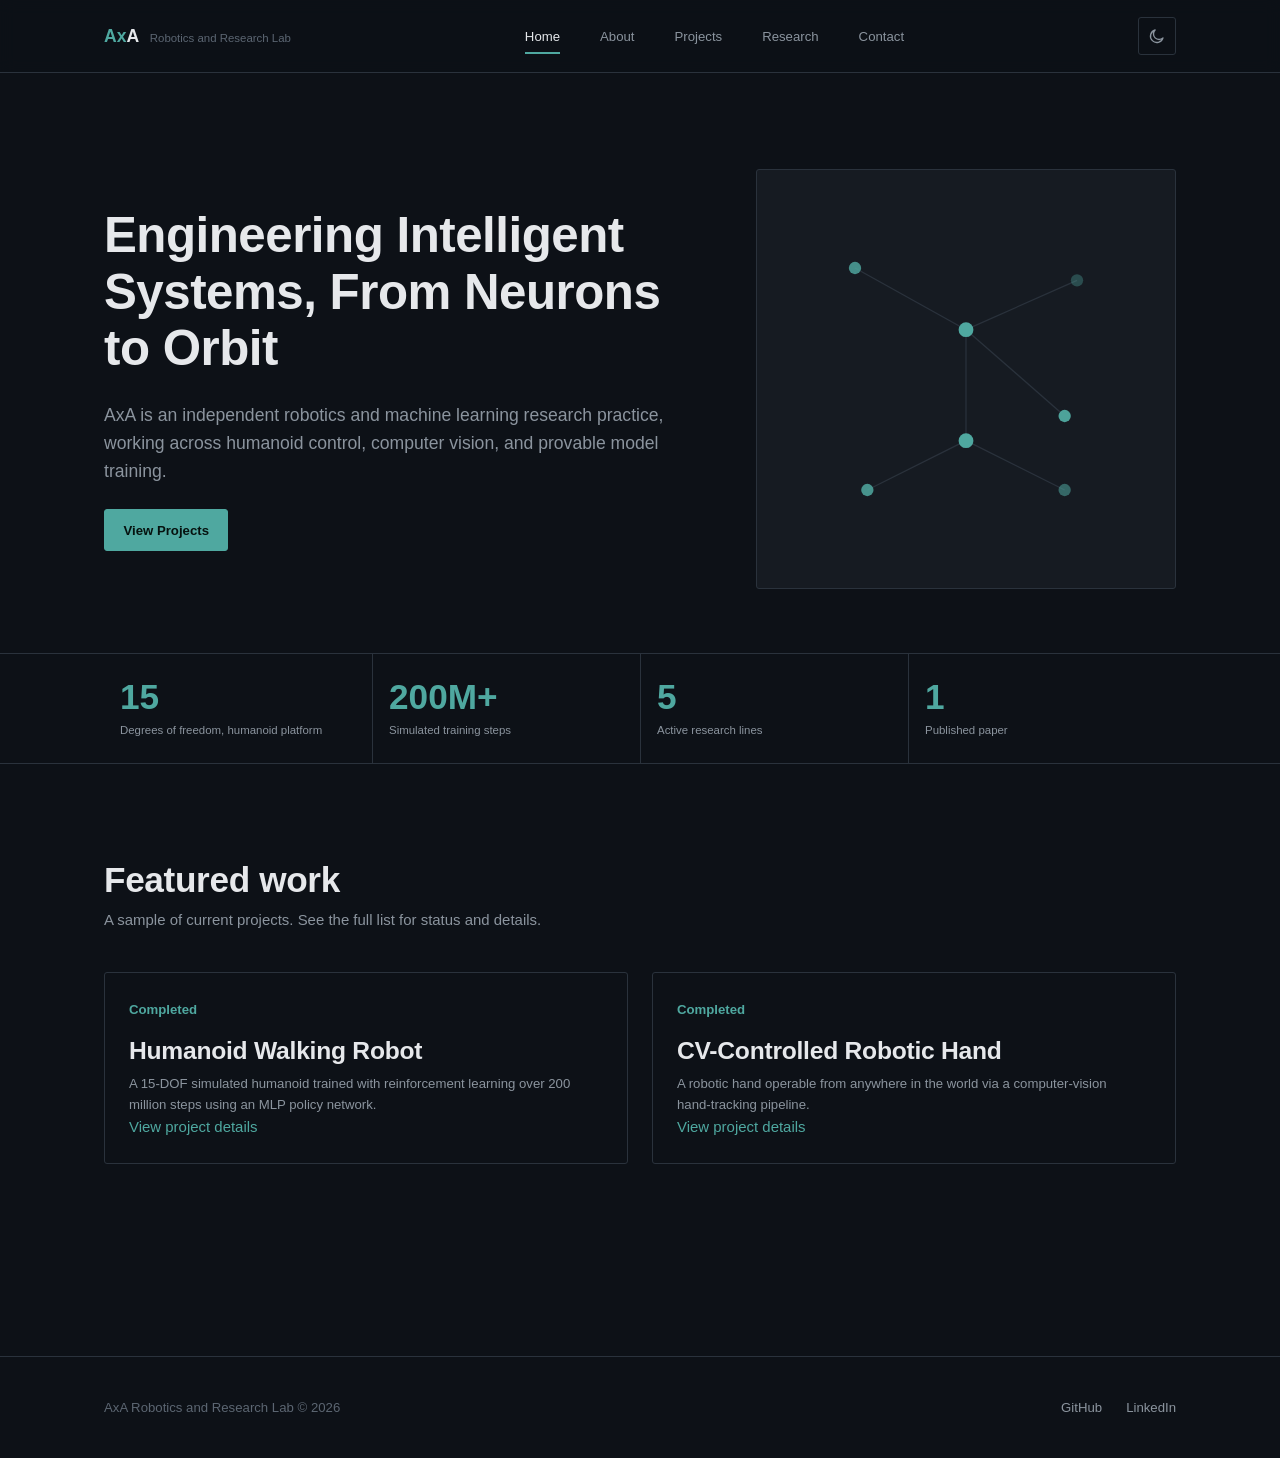
<file: index.html>
<!DOCTYPE html>
<html lang="en">
<head>
  <meta charset="UTF-8">
  <script>
    (function () {
      try {
        if (localStorage.getItem("axa-theme") === "light") {
          document.documentElement.setAttribute("data-theme", "light");
        }
      } catch (err) {}
    })();
  </script>
  <meta name="viewport" content="width=device-width, initial-scale=1.0">
  <title>AxA Robotics and Research Lab</title>
  <meta name="description" content="AxA Robotics and Research Lab, engineering intelligent systems across humanoid robotics, computer vision, and provable machine learning.">
  <link rel="stylesheet" href="css/variables.css">
  <link rel="stylesheet" href="css/base.css">
  <link rel="stylesheet" href="css/layout.css">
  <link rel="stylesheet" href="css/home.css">
</head>
<body>

  <header class="navbar">
    <div class="container">
      <a href="index.html" class="brand">
        <span class="brand-wordmark"><span class="brand-mark">Ax</span><span>A</span></span>
        <span class="brand-full">Robotics and Research Lab</span>
      </a>

      <nav aria-label="Primary">
        <ul class="nav-links" id="nav-links">
          <li><a href="index.html" aria-current="page">Home</a></li>
          <li><a href="about.html">About</a></li>
          <li><a href="projects.html">Projects</a></li>
          <li><a href="research.html">Research</a></li>
          <li><a href="contact.html">Contact</a></li>
        </ul>
      </nav>

      <div class="nav-controls">
        <button class="theme-toggle" aria-label="Toggle light and dark theme" aria-pressed="false">
          <svg class="icon-moon" viewBox="0 0 24 24"><path d="M20 14.5A8.5 8.5 0 1 1 9.5 4a7 7 0 0 0 10.5 10.5Z"/></svg>
          <svg class="icon-sun" viewBox="0 0 24 24">
            <circle cx="12" cy="12" r="4.5"/>
            <path d="M12 2.5v2.5M12 19v2.5M4.2 4.2l1.8 1.8M18 18l1.8 1.8M2.5 12H5M19 12h2.5M4.2 19.8L6 18M18 6l1.8-1.8"/>
          </svg>
        </button>

        <button class="nav-toggle" aria-label="Toggle navigation menu" aria-expanded="false" aria-controls="nav-links">
          <span></span><span></span><span></span>
        </button>
      </div>
    </div>
  </header>

  <main>
    <section class="hero">
      <div class="container">
        <div class="hero-copy">
          <h1>Engineering Intelligent Systems, From Neurons to Orbit</h1>
          <p>AxA is an independent robotics and machine learning research practice, working across humanoid control, computer vision, and provable model training.</p>
          <a href="projects.html" class="btn btn-primary">View Projects</a>
        </div>

        <div class="hero-visual" aria-hidden="true">
          <svg viewBox="0 0 300 300" xmlns="http://www.w3.org/2000/svg">
            <g stroke="#2a323c" stroke-width="1">
              <line x1="60" y1="60" x2="150" y2="110"></line>
              <line x1="150" y1="110" x2="240" y2="70"></line>
              <line x1="150" y1="110" x2="150" y2="200"></line>
              <line x1="150" y1="200" x2="70" y2="240"></line>
              <line x1="150" y1="200" x2="230" y2="240"></line>
              <line x1="150" y1="110" x2="230" y2="180"></line>
            </g>
            <g fill="#4fa8a0">
              <circle cx="60" cy="60" r="5">
                <animate attributeName="opacity" values="0.3;1;0.3" dur="3s" repeatCount="indefinite" />
              </circle>
              <circle cx="150" cy="110" r="6" />
              <circle cx="240" cy="70" r="5">
                <animate attributeName="opacity" values="1;0.3;1" dur="2.4s" repeatCount="indefinite" />
              </circle>
              <circle cx="150" cy="200" r="6" />
              <circle cx="70" cy="240" r="5">
                <animate attributeName="opacity" values="0.3;1;0.3" dur="2.8s" repeatCount="indefinite" />
              </circle>
              <circle cx="230" cy="240" r="5">
                <animate attributeName="opacity" values="1;0.3;1" dur="3.4s" repeatCount="indefinite" />
              </circle>
              <circle cx="230" cy="180" r="5">
                <animate attributeName="opacity" values="0.3;1;0.3" dur="2.1s" repeatCount="indefinite" />
              </circle>
            </g>
          </svg>
        </div>
      </div>
    </section>

    <section class="stats-ledger" aria-label="Lab statistics">
      <div class="container">
        <div class="stat">
          <span class="stat-value" data-target="15">0</span>
          <span class="stat-label">Degrees of freedom, humanoid platform</span>
        </div>
        <div class="stat">
          <span class="stat-value" data-target="200" data-suffix="M+">0</span>
          <span class="stat-label">Simulated training steps</span>
        </div>
        <div class="stat">
          <span class="stat-value" data-target="5">0</span>
          <span class="stat-label">Active research lines</span>
        </div>
        <div class="stat">
          <span class="stat-value" data-target="1">0</span>
          <span class="stat-label">Published paper</span>
        </div>
      </div>
    </section>

    <section class="section">
      <div class="container">
        <div class="section-heading">
          <h2>Featured work</h2>
          <p>A sample of current projects. See the full list for status and details.</p>
        </div>

        <div class="featured-grid">
          <article class="preview-card">
            <span class="status status--completed">Completed</span>
            <h3>Humanoid Walking Robot</h3>
            <p>A 15-DOF simulated humanoid trained with reinforcement learning over 200 million steps using an MLP policy network.</p>
            <a href="projects.html">View project details</a>
          </article>

          <article class="preview-card">
            <span class="status status--completed">Completed</span>
            <h3>CV-Controlled Robotic Hand</h3>
            <p>A robotic hand operable from anywhere in the world via a computer-vision hand-tracking pipeline.</p>
            <a href="projects.html">View project details</a>
          </article>
        </div>
      </div>
    </section>
  </main>

  <footer class="site-footer">
    <div class="container">
      <p class="footer-brand">AxA Robotics and Research Lab &copy; 2026</p>
      <nav class="footer-links" aria-label="Social">
        <a href="https://github.com/abraaham1" target="_blank" rel="noopener">GitHub</a>
        <a href="https://linkedin.com/in/abdulrahman-iqbal01" target="_blank" rel="noopener">LinkedIn</a>
      </nav>
    </div>
  </footer>

  <script src="js/nav.js"></script>
  <script src="js/theme.js"></script>
  <script src="js/stats.js"></script>
</body>
</html>
</file>
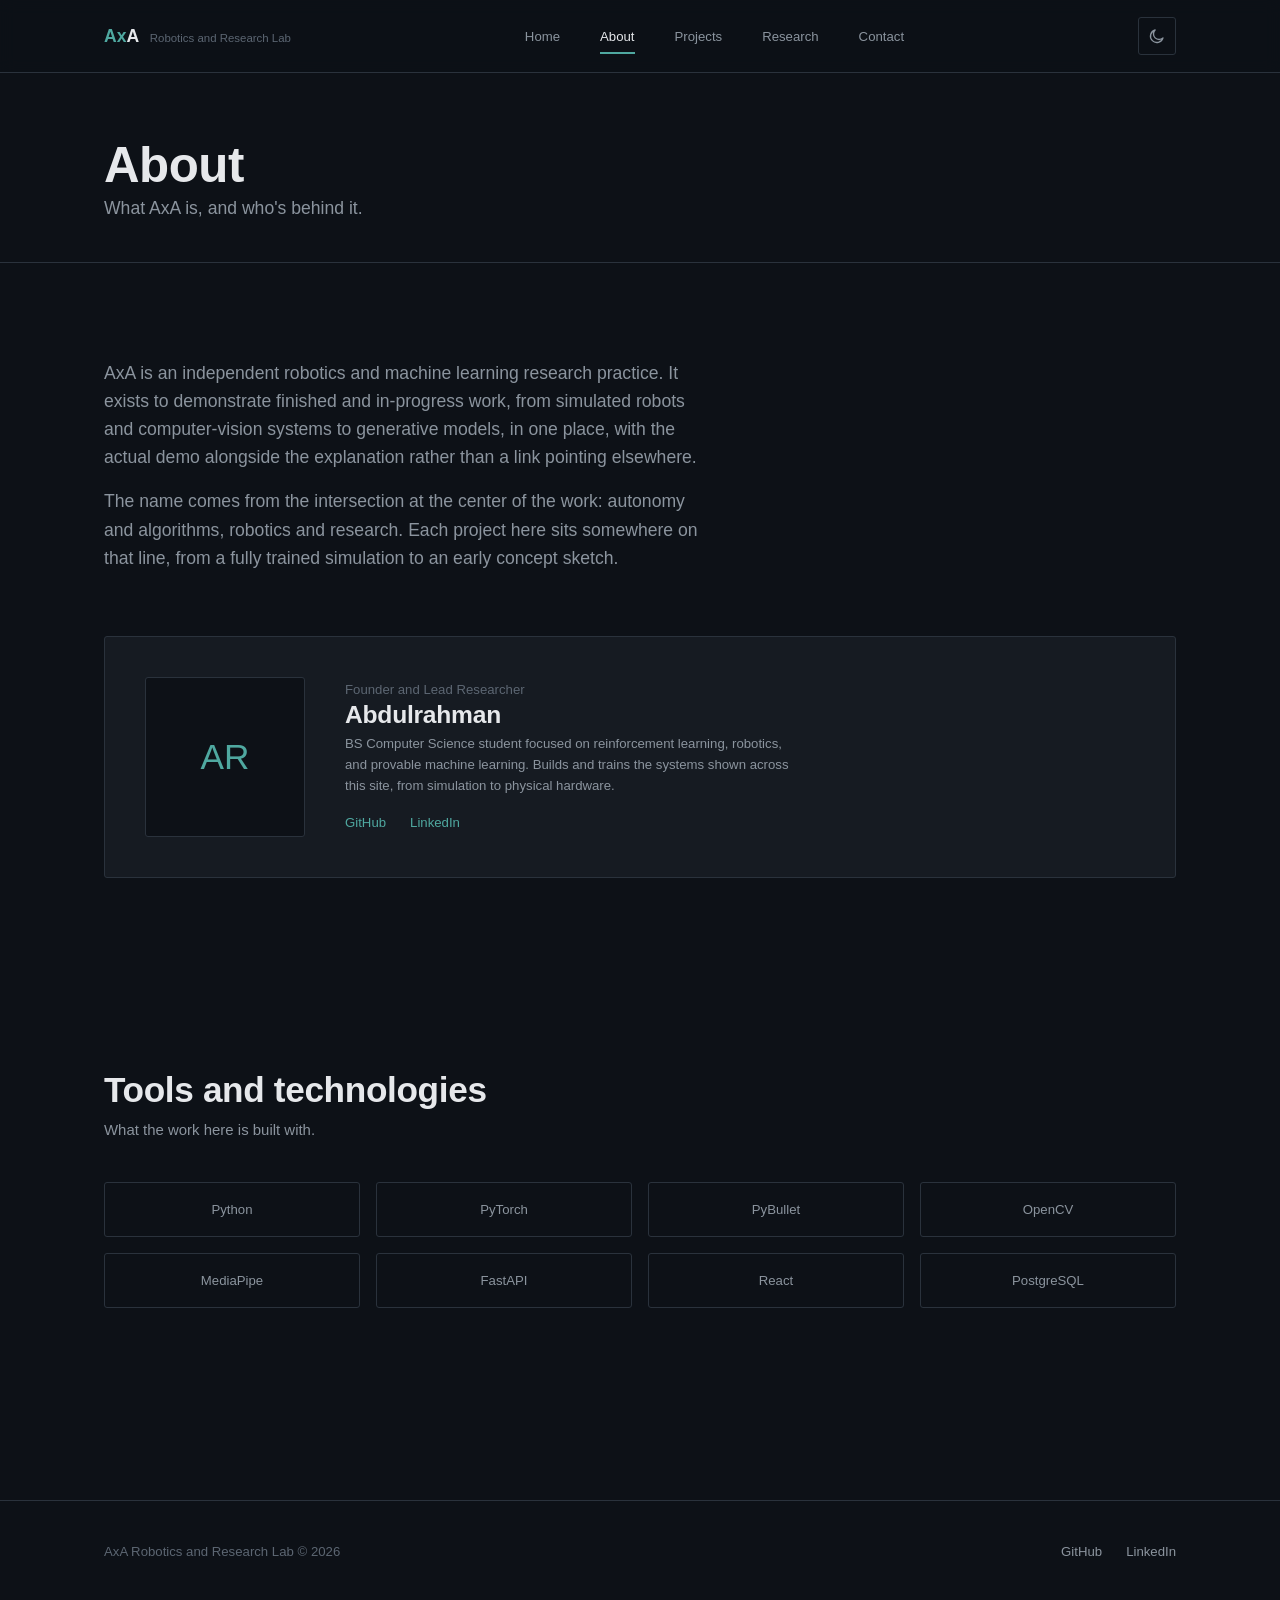
<file: about.html>
<!DOCTYPE html>
<html lang="en">
<head>
  <meta charset="UTF-8">
  <script>
    (function () {
      try {
        if (localStorage.getItem("axa-theme") === "light") {
          document.documentElement.setAttribute("data-theme", "light");
        }
      } catch (err) {}
    })();
  </script>
  <meta name="viewport" content="width=device-width, initial-scale=1.0">
  <title>About, AxA Robotics and Research Lab</title>
  <meta name="description" content="About AxA Robotics and Research Lab, an independent research practice working across robotics, computer vision, and provable machine learning.">
  <link rel="stylesheet" href="css/variables.css">
  <link rel="stylesheet" href="css/base.css">
  <link rel="stylesheet" href="css/layout.css">
  <link rel="stylesheet" href="css/projects.css">
  <link rel="stylesheet" href="css/about.css">
</head>
<body>

  <header class="navbar">
    <div class="container">
      <a href="index.html" class="brand">
        <span class="brand-wordmark"><span class="brand-mark">Ax</span><span>A</span></span>
        <span class="brand-full">Robotics and Research Lab</span>
      </a>

      <nav aria-label="Primary">
        <ul class="nav-links" id="nav-links">
          <li><a href="index.html">Home</a></li>
          <li><a href="about.html" aria-current="page">About</a></li>
          <li><a href="projects.html">Projects</a></li>
          <li><a href="research.html">Research</a></li>
          <li><a href="contact.html">Contact</a></li>
        </ul>
      </nav>

      <div class="nav-controls">
        <button class="theme-toggle" aria-label="Toggle light and dark theme" aria-pressed="false">
          <svg class="icon-moon" viewBox="0 0 24 24"><path d="M20 14.5A8.5 8.5 0 1 1 9.5 4a7 7 0 0 0 10.5 10.5Z"/></svg>
          <svg class="icon-sun" viewBox="0 0 24 24">
            <circle cx="12" cy="12" r="4.5"/>
            <path d="M12 2.5v2.5M12 19v2.5M4.2 4.2l1.8 1.8M18 18l1.8 1.8M2.5 12H5M19 12h2.5M4.2 19.8L6 18M18 6l1.8-1.8"/>
          </svg>
        </button>

        <button class="nav-toggle" aria-label="Toggle navigation menu" aria-expanded="false" aria-controls="nav-links">
          <span></span><span></span><span></span>
        </button>
      </div>
    </div>
  </header>

  <main>
    <section class="page-header">
      <div class="container">
        <h1>About</h1>
        <p>What AxA is, and who's behind it.</p>
      </div>
    </section>

    <section class="section">
      <div class="container">
        <div class="about-copy">
          <p>AxA is an independent robotics and machine learning research practice. It exists to demonstrate finished and in-progress work, from simulated robots and computer-vision systems to generative models, in one place, with the actual demo alongside the explanation rather than a link pointing elsewhere.</p>
          <p>The name comes from the intersection at the center of the work: autonomy and algorithms, robotics and research. Each project here sits somewhere on that line, from a fully trained simulation to an early concept sketch.</p>
        </div>

        <div class="founder-card">
          <div class="founder-avatar" aria-hidden="true">AR</div>
          <div class="founder-info">
            <span class="founder-role">Founder and Lead Researcher</span>
            <h3>Abdulrahman</h3>
            <p>BS Computer Science student focused on reinforcement learning, robotics, and provable machine learning. Builds and trains the systems shown across this site, from simulation to physical hardware.</p>
            <div class="founder-links">
              <a href="https://github.com/abraaham1" target="_blank" rel="noopener">GitHub</a>
              <a href="https://linkedin.com/in/abdulrahman-iqbal01" target="_blank" rel="noopener">LinkedIn</a>
            </div>
          </div>
        </div>
      </div>
    </section>

    <section class="section">
      <div class="container">
        <div class="section-heading">
          <h2>Tools and technologies</h2>
          <p>What the work here is built with.</p>
        </div>

        <div class="stack-grid">
          <div class="stack-item">Python</div>
          <div class="stack-item">PyTorch</div>
          <div class="stack-item">PyBullet</div>
          <div class="stack-item">OpenCV</div>
          <div class="stack-item">MediaPipe</div>
          <div class="stack-item">FastAPI</div>
          <div class="stack-item">React</div>
          <div class="stack-item">PostgreSQL</div>
        </div>
      </div>
    </section>
  </main>

  <footer class="site-footer">
    <div class="container">
      <p class="footer-brand">AxA Robotics and Research Lab &copy; 2026</p>
      <nav class="footer-links" aria-label="Social">
        <a href="https://github.com/abraaham1" target="_blank" rel="noopener">GitHub</a>
        <a href="https://linkedin.com/in/abdulrahman-iqbal01" target="_blank" rel="noopener">LinkedIn</a>
      </nav>
    </div>
  </footer>

  <script src="js/nav.js"></script>
  <script src="js/theme.js"></script>
</body>
</html>
</file>
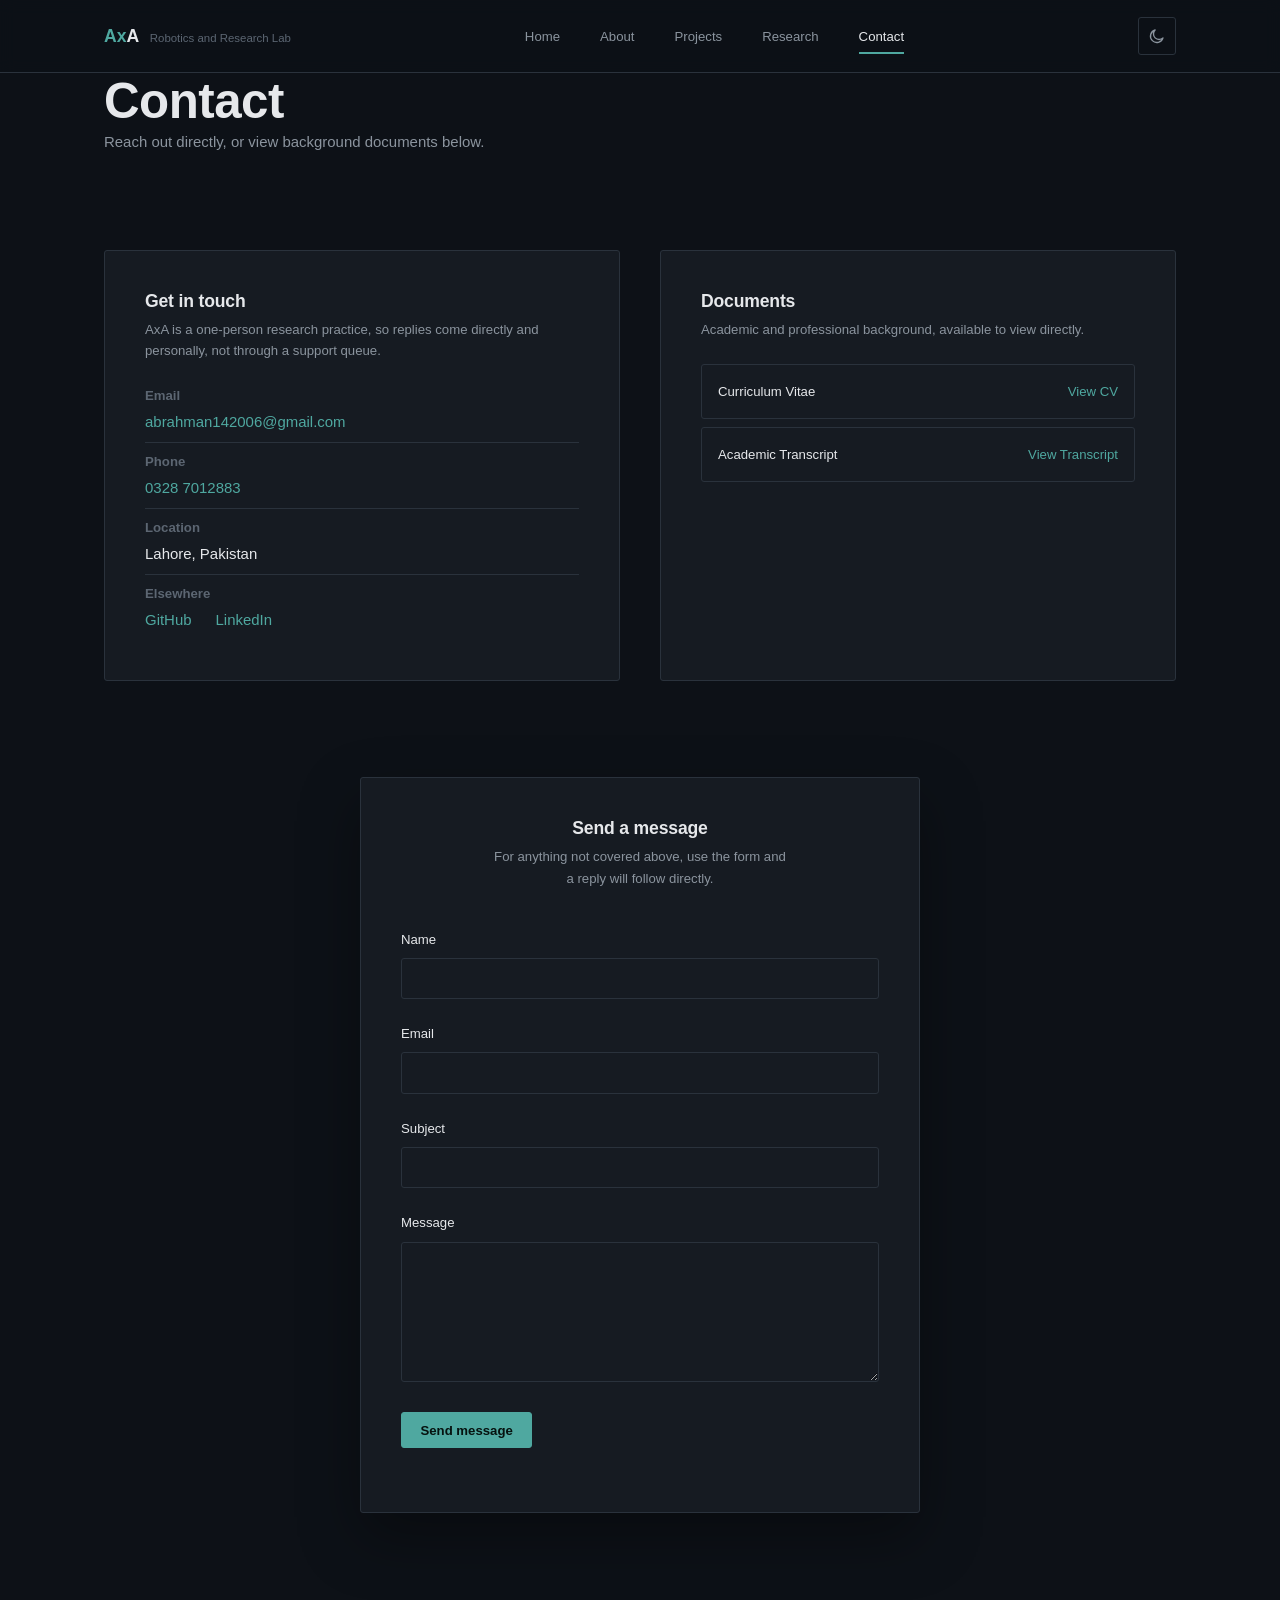
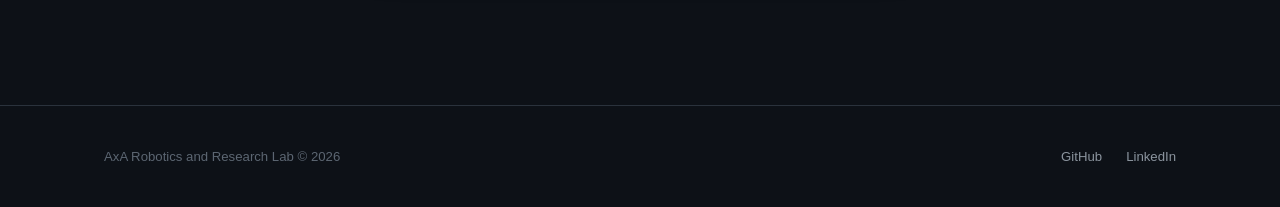
<file: contact.html>
<!DOCTYPE html>
<html lang="en">
<head>
  <meta charset="UTF-8">
  <script>
    (function () {
      try {
        if (localStorage.getItem("axa-theme") === "light") {
          document.documentElement.setAttribute("data-theme", "light");
        }
      } catch (err) {}
    })();
  </script>
  <meta name="viewport" content="width=device-width, initial-scale=1.0">
  <title>Contact, AxA Robotics and Research Lab</title>
  <meta name="description" content="Get in touch with AxA Robotics and Research Lab about research collaboration or questions on current projects.">
  <link rel="stylesheet" href="css/variables.css">
  <link rel="stylesheet" href="css/base.css">
  <link rel="stylesheet" href="css/layout.css">
  <link rel="stylesheet" href="css/contact.css">
</head>
<body>

  <header class="navbar">
    <div class="container">
      <a href="index.html" class="brand">
        <span class="brand-wordmark"><span class="brand-mark">Ax</span><span>A</span></span>
        <span class="brand-full">Robotics and Research Lab</span>
      </a>

      <nav aria-label="Primary">
        <ul class="nav-links" id="nav-links">
          <li><a href="index.html">Home</a></li>
          <li><a href="about.html">About</a></li>
          <li><a href="projects.html">Projects</a></li>
          <li><a href="research.html">Research</a></li>
          <li><a href="contact.html" aria-current="page">Contact</a></li>
        </ul>
      </nav>

      <div class="nav-controls">
        <button class="theme-toggle" aria-label="Toggle light and dark theme" aria-pressed="false">
          <svg class="icon-moon" viewBox="0 0 24 24"><path d="M20 14.5A8.5 8.5 0 1 1 9.5 4a7 7 0 0 0 10.5 10.5Z"/></svg>
          <svg class="icon-sun" viewBox="0 0 24 24">
            <circle cx="12" cy="12" r="4.5"/>
            <path d="M12 2.5v2.5M12 19v2.5M4.2 4.2l1.8 1.8M18 18l1.8 1.8M2.5 12H5M19 12h2.5M4.2 19.8L6 18M18 6l1.8-1.8"/>
          </svg>
        </button>

        <button class="nav-toggle" aria-label="Toggle navigation menu" aria-expanded="false" aria-controls="nav-links">
          <span></span><span></span><span></span>
        </button>
      </div>
    </div>
  </header>

  <main>
    <section class="page-header">
      <div class="container">
        <h1>Contact</h1>
        <p>Reach out directly, or view background documents below.</p>
      </div>
    </section>

    <section class="section">
      <div class="container">
        <div class="contact-info-grid">

          <div class="info-block">
            <h2>Get in touch</h2>
            <p>AxA is a one-person research practice, so replies come directly and personally, not through a support queue.</p>

            <div class="contact-detail">
              <span class="contact-detail-label">Email</span>
              <a href="mailto:abrahman142006@gmail.com">abrahman142006@gmail.com</a>
            </div>
            <div class="contact-detail">
              <span class="contact-detail-label">Phone</span>
              <a href="tel:+923287012883">0328 7012883</a>
            </div>
            <div class="contact-detail">
              <span class="contact-detail-label">Location</span>
              <span>Lahore, Pakistan</span>
            </div>
            <div class="contact-detail">
              <span class="contact-detail-label">Elsewhere</span>
              <div class="contact-detail-links">
                <a href="https://github.com/abraaham1" target="_blank" rel="noopener">GitHub</a>
                <a href="https://linkedin.com/in/abdulrahman-iqbal01" target="_blank" rel="noopener">LinkedIn</a>
              </div>
            </div>
          </div>

          <div class="info-block">
            <h2>Documents</h2>
            <p>Academic and professional background, available to view directly.</p>

            <a class="document-link" href="documents/abdulrahman-cv.pdf" target="_blank" rel="noopener">
              <span class="document-link-title">Curriculum Vitae</span>
              <span class="document-link-action">View CV</span>
            </a>

            <a class="document-link" href="documents/abdulrahman-transcript.pdf" target="_blank" rel="noopener">
              <span class="document-link-title">Academic Transcript</span>
              <span class="document-link-action">View Transcript</span>
            </a>
          </div>

        </div>
      </div>
    </section>

    <section class="section section--tight">
      <div class="container">
        <div class="floating-form-wrap">
          <div class="floating-form-card">
            <h2>Send a message</h2>
            <p>For anything not covered above, use the form and a reply will follow directly.</p>

            <form id="contact-form" novalidate>
              <div class="form-status" role="status" aria-live="polite"></div>

              <div class="form-field">
                <label for="field-name">Name</label>
                <input type="text" id="field-name" name="name" autocomplete="name">
                <span class="field-error">Enter your name (at least 2 characters).</span>
              </div>

              <div class="form-field">
                <label for="field-email">Email</label>
                <input type="email" id="field-email" name="email" autocomplete="email">
                <span class="field-error">Enter a valid email address.</span>
              </div>

              <div class="form-field">
                <label for="field-subject">Subject</label>
                <input type="text" id="field-subject" name="subject">
                <span class="field-error">Enter a short subject line.</span>
              </div>

              <div class="form-field">
                <label for="field-message">Message</label>
                <textarea id="field-message" name="message"></textarea>
                <span class="field-error">Message should be at least 10 characters.</span>
              </div>

              <button type="submit" class="btn btn-primary">Send message</button>
            </form>
          </div>
        </div>
      </div>
    </section>
  </main>

  <footer class="site-footer">
    <div class="container">
      <p class="footer-brand">AxA Robotics and Research Lab &copy; 2026</p>
      <nav class="footer-links" aria-label="Social">
        <a href="https://github.com/abraaham1" target="_blank" rel="noopener">GitHub</a>
        <a href="https://linkedin.com/in/abdulrahman-iqbal01" target="_blank" rel="noopener">LinkedIn</a>
      </nav>
    </div>
  </footer>

  <script src="js/nav.js"></script>
  <script src="js/theme.js"></script>
  <script src="js/form-validation.js"></script>
</body>
</html>
</file>
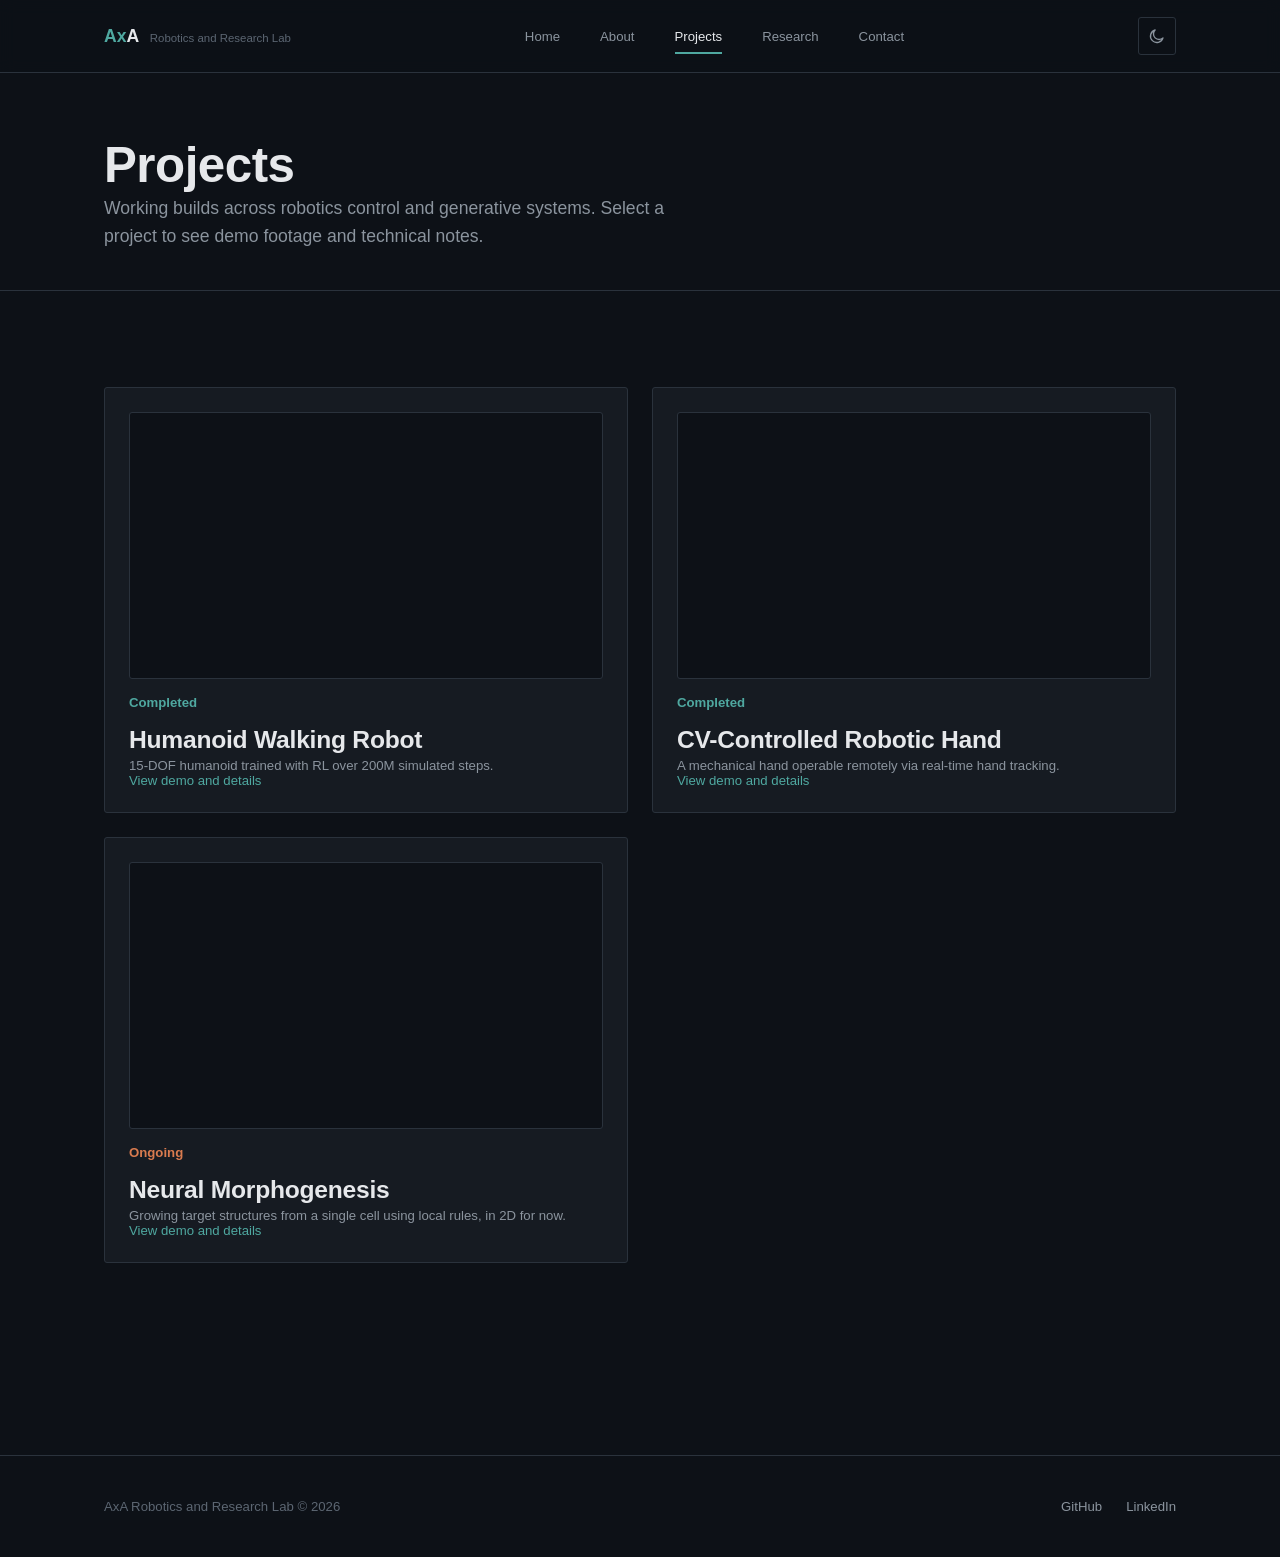
<file: projects.html>
<!DOCTYPE html>
<html lang="en">
<head>
  <meta charset="UTF-8">
  <script>
    (function () {
      try {
        if (localStorage.getItem("axa-theme") === "light") {
          document.documentElement.setAttribute("data-theme", "light");
        }
      } catch (err) {}
    })();
  </script>
  <meta name="viewport" content="width=device-width, initial-scale=1.0">
  <title>Projects, AxA Robotics and Research Lab</title>
  <meta name="description" content="Robotics and machine learning projects from AxA: humanoid locomotion, computer-vision robotic control, and neural morphogenesis.">
  <link rel="stylesheet" href="css/variables.css">
  <link rel="stylesheet" href="css/base.css">
  <link rel="stylesheet" href="css/layout.css">
  <link rel="stylesheet" href="css/projects.css">
</head>
<body>

  <header class="navbar">
    <div class="container">
      <a href="index.html" class="brand">
        <span class="brand-wordmark"><span class="brand-mark">Ax</span><span>A</span></span>
        <span class="brand-full">Robotics and Research Lab</span>
      </a>

      <nav aria-label="Primary">
        <ul class="nav-links" id="nav-links">
          <li><a href="index.html">Home</a></li>
          <li><a href="about.html">About</a></li>
          <li><a href="projects.html" aria-current="page">Projects</a></li>
          <li><a href="research.html">Research</a></li>
          <li><a href="contact.html">Contact</a></li>
        </ul>
      </nav>

      <div class="nav-controls">
        <button class="theme-toggle" aria-label="Toggle light and dark theme" aria-pressed="false">
          <svg class="icon-moon" viewBox="0 0 24 24"><path d="M20 14.5A8.5 8.5 0 1 1 9.5 4a7 7 0 0 0 10.5 10.5Z"/></svg>
          <svg class="icon-sun" viewBox="0 0 24 24">
            <circle cx="12" cy="12" r="4.5"/>
            <path d="M12 2.5v2.5M12 19v2.5M4.2 4.2l1.8 1.8M18 18l1.8 1.8M2.5 12H5M19 12h2.5M4.2 19.8L6 18M18 6l1.8-1.8"/>
          </svg>
        </button>

        <button class="nav-toggle" aria-label="Toggle navigation menu" aria-expanded="false" aria-controls="nav-links">
          <span></span><span></span><span></span>
        </button>
      </div>
    </div>
  </header>

  <main>
    <section class="page-header">
      <div class="container">
        <h1>Projects</h1>
        <p>Working builds across robotics control and generative systems. Select a project to see demo footage and technical notes.</p>
      </div>
    </section>

    <section class="section">
      <div class="container">
        <div class="project-grid">

          <button
            class="project-card"
            data-title="Humanoid Walking Robot"
            data-status="completed"
            data-status-label="Completed"
            data-description="A 15-degree-of-freedom simulated humanoid, trained with reinforcement learning over 200 million steps using a multilayer perceptron policy network. The clip shows two evaluation scenarios: recovering balance under push and pull disturbances, and walking laterally without losing footing."
            data-tags="Reinforcement Learning, PyBullet, MLP Policy, Simulation"
            data-media="video:images/projects/humanoid-demo.mp4,image:images/projects/humanoid-1.jpg,image:images/projects/humanoid-2.jpg"
          >
            <div class="project-card-media">
              <video src="images/projects/humanoid-demo.mp4" muted loop playsinline aria-hidden="true"></video>
            </div>
            <span class="status status--completed">Completed</span>
            <h3>Humanoid Walking Robot</h3>
            <p>15-DOF humanoid trained with RL over 200M simulated steps.</p>
            <span class="card-cta">View demo and details</span>
          </button>

          <button
            class="project-card"
            data-title="CV-Controlled Robotic Hand"
            data-status="completed"
            data-status-label="Completed"
            data-description="A physical robotic hand controlled remotely through a computer-vision hand-tracking pipeline. Finger movements are captured from a live camera feed and mapped in real time to servo motors driving the mechanical hand, allowing control from anywhere with a camera and network connection."
            data-tags="Computer Vision, OpenCV, MediaPipe, Servo Control"
            data-media="video:images/projects/hand-demo.mp4,image:images/projects/hand-1.jpg,image:images/projects/hand-2.jpg"
          >
            <div class="project-card-media">
              <video src="images/projects/hand-demo.mp4" muted loop playsinline aria-hidden="true"></video>
            </div>
            <span class="status status--completed">Completed</span>
            <h3>CV-Controlled Robotic Hand</h3>
            <p>A mechanical hand operable remotely via real-time hand tracking.</p>
            <span class="card-cta">View demo and details</span>
          </button>

          <button
            class="project-card"
            data-title="Neural Morphogenesis"
            data-status="ongoing"
            data-status-label="Ongoing"
            data-description="A Neural Cellular Automata system that grows a target structure from a single seed cell, guided by a genome-like set of local update rules rather than a global blueprint. The current implementation works in 2D, shown here growing toward a target image. 3D and 4D (structure over time) extensions are in progress."
            data-tags="Neural Cellular Automata, Self-Organization, PyTorch"
            data-media="video:images/projects/morphogenesis-demo.mp4,image:images/projects/morph-1.jpg,image:images/projects/morph-2.jpg"
          >
            <div class="project-card-media">
              <video src="images/projects/morphogenesis-demo.mp4" muted loop playsinline aria-hidden="true"></video>
            </div>
            <span class="status status--ongoing">Ongoing</span>
            <h3>Neural Morphogenesis</h3>
            <p>Growing target structures from a single cell using local rules, in 2D for now.</p>
            <span class="card-cta">View demo and details</span>
          </button>

        </div>
      </div>
    </section>
  </main>

  <div class="modal-overlay" aria-hidden="true">
    <div class="modal" role="dialog" aria-modal="true" aria-labelledby="modal-title">
      <button type="button" class="modal-close" aria-label="Close project details">&times;</button>

      <div class="modal-media-col">
        <div class="carousel">
          <div class="carousel-track"></div>
          <div class="carousel-controls">
            <button type="button" class="carousel-btn" data-carousel-prev aria-label="Previous slide">&larr;</button>
            <div class="carousel-dots"></div>
            <button type="button" class="carousel-btn" data-carousel-next aria-label="Next slide">&rarr;</button>
          </div>
        </div>
      </div>

      <div class="modal-body-col">
        <span class="status" data-modal-status></span>
        <h3 id="modal-title" data-modal-title></h3>
        <p data-modal-description></p>
        <div class="modal-tags" data-modal-tags></div>
      </div>
    </div>
  </div>

  <footer class="site-footer">
    <div class="container">
      <p class="footer-brand">AxA Robotics and Research Lab &copy; 2026</p>
      <nav class="footer-links" aria-label="Social">
        <a href="https://github.com/abraaham1" target="_blank" rel="noopener">GitHub</a>
        <a href="https://linkedin.com/in/abdulrahman-iqbal01" target="_blank" rel="noopener">LinkedIn</a>
      </nav>
    </div>
  </footer>

  <script src="js/nav.js"></script>
  <script src="js/theme.js"></script>
  <script src="js/modal.js"></script>
  <script src="js/carousel.js"></script>
</body>
</html>
</file>
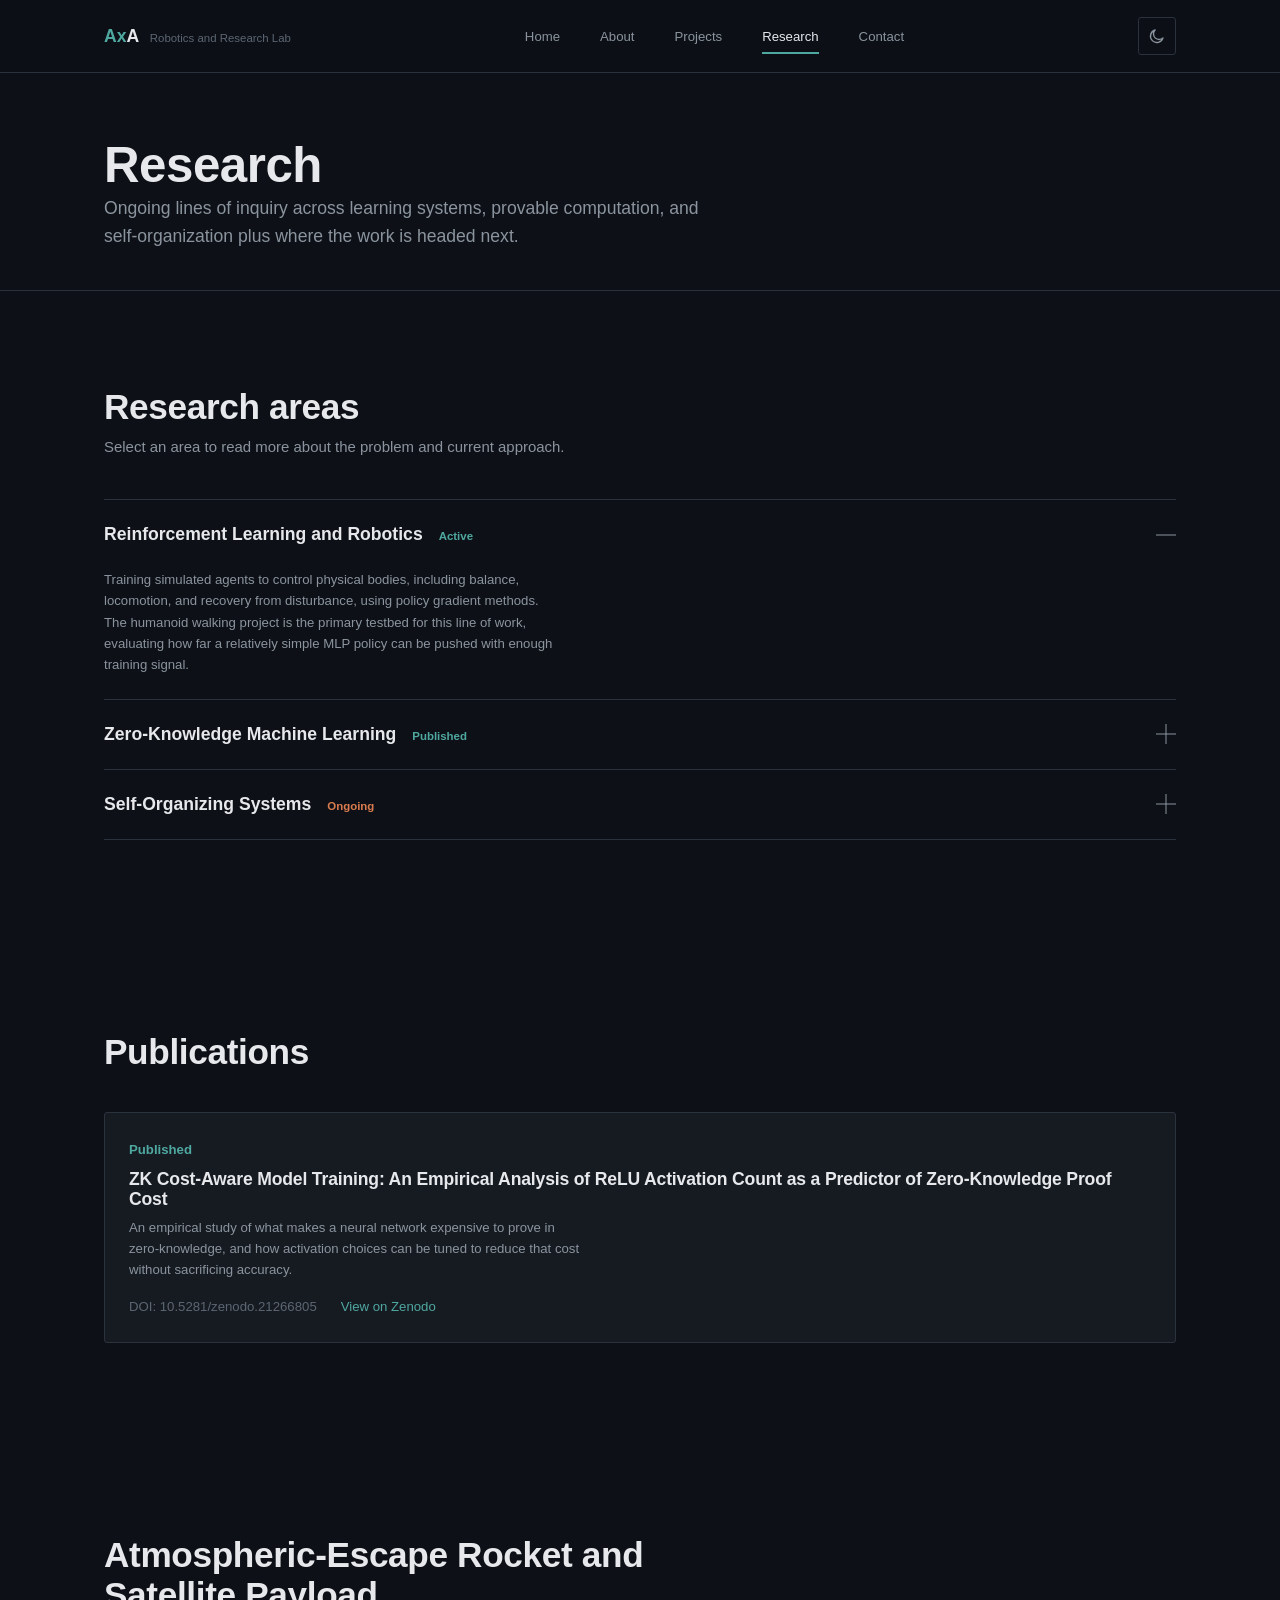
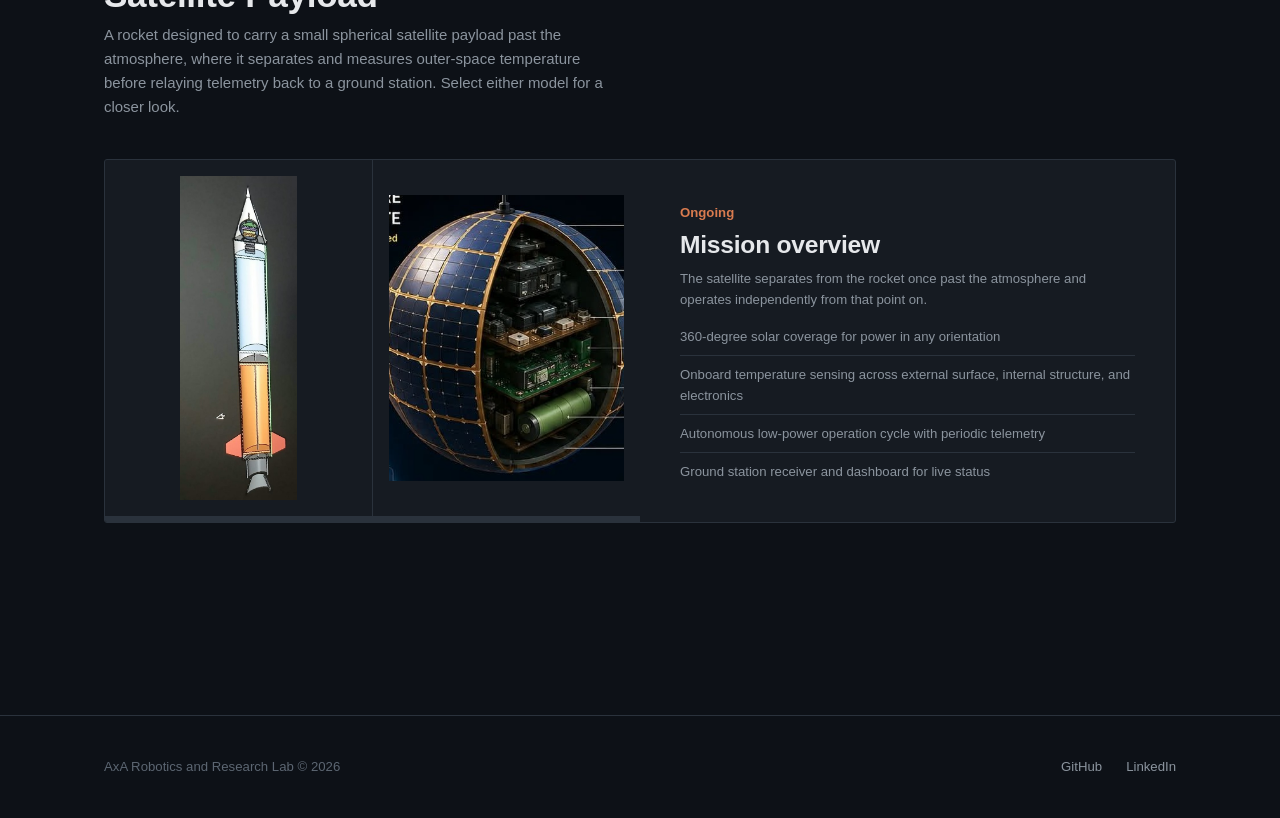
<file: research.html>
<!DOCTYPE html>
<html lang="en">
<head>
  <meta charset="UTF-8">
  <script>
    (function () {
      try {
        if (localStorage.getItem("axa-theme") === "light") {
          document.documentElement.setAttribute("data-theme", "light");
        }
      } catch (err) {}
    })();
  </script>
  <meta name="viewport" content="width=device-width, initial-scale=1.0">
  <title>Research</title>
  <meta name="description" content="Research areas at AxA: reinforcement learning, zero-knowledge machine learning, and self-organizing systems, plus a look at future work.">
  <link rel="stylesheet" href="css/variables.css">
  <link rel="stylesheet" href="css/base.css">
  <link rel="stylesheet" href="css/layout.css">
  <link rel="stylesheet" href="css/projects.css">
  <link rel="stylesheet" href="css/research.css">
</head>
<body>

  <header class="navbar">
    <div class="container">
      <a href="index.html" class="brand">
        <span class="brand-wordmark"><span class="brand-mark">Ax</span><span>A</span></span>
        <span class="brand-full">Robotics and Research Lab</span>
      </a>

      <nav aria-label="Primary">
        <ul class="nav-links" id="nav-links">
          <li><a href="index.html">Home</a></li>
          <li><a href="about.html">About</a></li>
          <li><a href="projects.html">Projects</a></li>
          <li><a href="research.html" aria-current="page">Research</a></li>
          <li><a href="contact.html">Contact</a></li>
        </ul>
      </nav>

      <div class="nav-controls">
        <button class="theme-toggle" aria-label="Toggle light and dark theme" aria-pressed="false">
          <svg class="icon-moon" viewBox="0 0 24 24"><path d="M20 14.5A8.5 8.5 0 1 1 9.5 4a7 7 0 0 0 10.5 10.5Z"/></svg>
          <svg class="icon-sun" viewBox="0 0 24 24">
            <circle cx="12" cy="12" r="4.5"/>
            <path d="M12 2.5v2.5M12 19v2.5M4.2 4.2l1.8 1.8M18 18l1.8 1.8M2.5 12H5M19 12h2.5M4.2 19.8L6 18M18 6l1.8-1.8"/>
          </svg>
        </button>

        <button class="nav-toggle" aria-label="Toggle navigation menu" aria-expanded="false" aria-controls="nav-links">
          <span></span><span></span><span></span>
        </button>
      </div>
    </div>
  </header>

  <main>
    <section class="page-header">
      <div class="container">
        <h1>Research</h1>
        <p>Ongoing lines of inquiry across learning systems, provable computation, and self-organization plus where the work is headed next.</p>
      </div>
    </section>

    <section class="section">
      <div class="container">
        <div class="section-heading">
          <h2>Research areas</h2>
          <p>Select an area to read more about the problem and current approach.</p>
        </div>

        <div class="accordion">
          <div class="accordion-item is-open">
            <button class="accordion-trigger" aria-expanded="true">
              <span class="accordion-trigger-label">
                Reinforcement Learning and Robotics
                <span class="status status--completed">Active</span>
              </span>
              <span class="accordion-icon" aria-hidden="true"></span>
            </button>
            <div class="accordion-panel" style="max-height: 400px;">
              <div class="accordion-panel-inner">
                <p>Training simulated agents to control physical bodies, including balance, locomotion, and recovery from disturbance, using policy gradient methods. The humanoid walking project is the primary testbed for this line of work, evaluating how far a relatively simple MLP policy can be pushed with enough training signal.</p>
              </div>
            </div>
          </div>

          <div class="accordion-item">
            <button class="accordion-trigger" aria-expanded="false">
              <span class="accordion-trigger-label">
                Zero-Knowledge Machine Learning
                <span class="status status--completed">Published</span>
              </span>
              <span class="accordion-icon" aria-hidden="true"></span>
            </button>
            <div class="accordion-panel">
              <div class="accordion-panel-inner">
                <p>Zero-knowledge proofs let a model's output be verified without revealing the model or its inputs, but proving a forward pass in-circuit gets expensive fast. This work looks at which architectural choices drive that cost, specifically using ReLU activation count as a predictor of proof cost, and refining CNN architectures to hold accuracy while reducing that count.</p>
              </div>
            </div>
          </div>

          <div class="accordion-item">
            <button class="accordion-trigger" aria-expanded="false">
              <span class="accordion-trigger-label">
                Self-Organizing Systems
                <span class="status status--ongoing">Ongoing</span>
              </span>
              <span class="accordion-icon" aria-hidden="true"></span>
            </button>
            <div class="accordion-panel">
              <div class="accordion-panel-inner">
                <p>Neural Cellular Automata grow a target structure from a single cell using only local update rules, with no global blueprint, similar to how a genome guides biological development without directly specifying final geometry. Currently implemented in 2D; extending the same rule-based growth into 3D, and eventually into structures that change over time (4D), is in progress.</p>
              </div>
            </div>
          </div>
        </div>
      </div>
    </section>

    <section class="section">
      <div class="container">
        <div class="section-heading">
          <h2>Publications</h2>
        </div>

        <article class="publication">
          <span class="status status--completed">Published</span>
          <h3>ZK Cost-Aware Model Training: An Empirical Analysis of ReLU Activation Count as a Predictor of Zero-Knowledge Proof Cost</h3>
          <p>An empirical study of what makes a neural network expensive to prove in zero-knowledge, and how activation choices can be tuned to reduce that cost without sacrificing accuracy.</p>
          <div class="publication-meta">
            <span>DOI: 10.5281/zenodo.21266805</span>
            <span><a href="https://doi.org/10.5281/zenodo.21266805" target="_blank" rel="noopener">View on Zenodo</a></span>
          </div>
        </article>
      </div>
    </section>

    <section class="section">
      <div class="container">
        <div class="section-heading">
          <h2>Atmospheric-Escape Rocket and Satellite Payload</h2>
          <p>A rocket designed to carry a small spherical satellite payload past the atmosphere, where it separates and measures outer-space temperature before relaying telemetry back to a ground station. Select either model for a closer look.</p>
        </div>

        <div class="roadmap-card">
          <div class="roadmap-media">
            <button
              type="button"
              class="roadmap-media-btn"
              data-title="Rocket Airframe"
              data-status="ongoing"
              data-status-label="Ongoing"
              data-description="A staged rocket airframe designed to carry the satellite payload past the atmosphere before separation. The upper section houses the payload and recovery system, with propellant stored in the lower stage."
              data-tags="CAD Design, Aerospace, Payload Delivery"
              data-media="image:images/research/rocket-cad-full.jpg"
            >
              <img src="images/research/rocket-model.jpg" alt="CAD render of the rocket airframe carrying the satellite payload">
            </button>
            <button
              type="button"
              class="roadmap-media-btn"
              data-title="Satellite Payload"
              data-status="ongoing"
              data-status-label="Ongoing"
              data-description="A spherical satellite payload with solar cells across its full surface for power in any orientation. Onboard temperature sensors, a flight computer, and a radio transceiver measure and relay outer-space conditions back to a ground station."
              data-tags="Satellite Design, Autonomous Systems, Telemetry"
              data-media="image:images/research/satellite-full.jpg"
            >
              <img src="images/research/satellite-model.jpg" alt="Cutaway render of the spherical satellite payload showing solar cells and onboard systems">
            </button>
          </div>
          <div class="roadmap-copy">
            <span class="status status--ongoing">Ongoing</span>
            <h3>Mission overview</h3>
            <p>The satellite separates from the rocket once past the atmosphere and operates independently from that point on.</p>
            <ul class="roadmap-list">
              <li>360-degree solar coverage for power in any orientation</li>
              <li>Onboard temperature sensing across external surface, internal structure, and electronics</li>
              <li>Autonomous low-power operation cycle with periodic telemetry</li>
              <li>Ground station receiver and dashboard for live status</li>
            </ul>
          </div>
        </div>
      </div>
    </section>
  </main>

  <div class="modal-overlay" aria-hidden="true">
    <div class="modal" role="dialog" aria-modal="true" aria-labelledby="modal-title">
      <button type="button" class="modal-close" aria-label="Close details">&times;</button>

      <div class="modal-media-col">
        <div class="carousel">
          <div class="carousel-track"></div>
        </div>
      </div>

      <div class="modal-body-col">
        <span class="status" data-modal-status></span>
        <h3 id="modal-title" data-modal-title></h3>
        <p data-modal-description></p>
        <div class="modal-tags" data-modal-tags></div>
      </div>
    </div>
  </div>

  <footer class="site-footer">
    <div class="container">
      <p class="footer-brand">AxA Robotics and Research Lab &copy; 2026</p>
      <nav class="footer-links" aria-label="Social">
        <a href="https://github.com/abraaham1" target="_blank" rel="noopener">GitHub</a>
        <a href="https://linkedin.com/in/abdulrahman-iqbal01" target="_blank" rel="noopener">LinkedIn</a>
      </nav>
    </div>
  </footer>

  <script src="js/nav.js"></script>
  <script src="js/theme.js"></script>
  <script src="js/accordion.js"></script>
  <script src="js/modal.js"></script>
  <script src="js/carousel.js"></script>
</body>
</html>
</file>
<file: css/variables.css>
:root {
  --bg-base: #0d1117;
  --bg-panel: #161b22;
  --bg-panel-raised: #1c2229;
  --border-hairline: #2a323c;

  --text-primary: #e6e8eb;
  --text-secondary: #8b949e;
  --text-tertiary: #5c6672;

  --accent-teal: #4fa8a0;
  --accent-teal-dim: #3a7d77;
  --accent-amber: #d97b4f;

  --status-completed: #4fa8a0;
  --status-ongoing: #d97b4f;
  --status-planned: #5c6672;

  --navbar-backdrop: rgba(13, 17, 23, 0.92);

  --font-display: Aptos, 'Segoe UI', Calibri, -apple-system, BlinkMacSystemFont, 'Helvetica Neue', Arial, sans-serif;
  --font-body: Aptos, 'Segoe UI', Calibri, -apple-system, BlinkMacSystemFont, 'Helvetica Neue', Arial, sans-serif;
  --font-mono: 'IBM Plex Mono', monospace;

  --fs-xs: 0.715rem;
  --fs-sm: 0.825rem;
  --fs-base: 0.935rem;
  --fs-md: 1.1rem;
  --fs-lg: 1.54rem;
  --fs-xl: 2.2rem;
  --fs-xxl: 3.08rem;

  --space-1: 0.25rem;
  --space-2: 0.5rem;
  --space-3: 1rem;
  --space-4: 1.5rem;
  --space-5: 2.5rem;
  --space-6: 4rem;
  --space-7: 6rem;

  --content-max: 1120px;
  --content-narrow: 680px;
  --radius-sm: 3px;

  --ease-standard: cubic-bezier(0.4, 0, 0.2, 1);
  --duration-fast: 150ms;
  --duration-base: 250ms;
}

/* Light theme — toggled by adding data-theme="light" to <html>.
   Same variable names as the dark (default) theme above, so every
   component that already reads var(--bg-base) etc. repaints
   automatically with no per-component changes needed. */
[data-theme="light"] {
  --bg-base: #f7f6f2;
  --bg-panel: #ffffff;
  --bg-panel-raised: #f0efe9;
  --border-hairline: #dcd9d0;

  --text-primary: #1c1f24;
  --text-secondary: #565c66;
  --text-tertiary: #8a8f99;

  --accent-teal: #2f8078;
  --accent-teal-dim: #256560;
  --accent-amber: #b85f34;

  --status-completed: #2f8078;
  --status-ongoing: #b85f34;
  --status-planned: #8a8f99;

  --navbar-backdrop: rgba(247, 246, 242, 0.92);
}

@media (prefers-reduced-motion: reduce) {
  *, *::before, *::after {
    animation-duration: 0.01ms !important;
    animation-iteration-count: 1 !important;
    transition-duration: 0.01ms !important;
    scroll-behavior: auto !important;
  }
}
</file>
<file: css/base.css>
*, *::before, *::after {
  box-sizing: border-box;
  margin: 0;
  padding: 0;
}

html {
  scroll-behavior: smooth;
}

body {
  background-color: var(--bg-base);
  color: var(--text-primary);
  font-family: var(--font-body);
  font-size: var(--fs-base);
  line-height: 1.6;
  -webkit-font-smoothing: antialiased;
}

h1, h2, h3, h4 {
  font-family: var(--font-display);
  font-weight: 600;
  line-height: 1.15;
  letter-spacing: -0.01em;
}

h1 { font-size: var(--fs-xxl); }
h2 { font-size: var(--fs-xl); }
h3 { font-size: var(--fs-lg); }
h4 { font-size: var(--fs-md); }

p {
  max-width: 62ch;
  color: var(--text-secondary);
}

a {
  color: var(--accent-teal);
  text-decoration: none;
}

a:hover {
  text-decoration: underline;
}

ul, ol {
  list-style: none;
}

img, svg {
  display: block;
  max-width: 100%;
}

button {
  font-family: inherit;
  cursor: pointer;
}

:focus-visible {
  outline: 2px solid var(--accent-teal);
  outline-offset: 3px;
}

.container {
  max-width: var(--content-max);
  margin-inline: auto;
  padding-inline: var(--space-4);
}

.section {
  padding-block: var(--space-7);
}

.section-heading {
  margin-bottom: var(--space-5);
  max-width: var(--content-narrow);
}

.section-heading p {
  margin-top: var(--space-2);
}

.visually-hidden {
  position: absolute;
  width: 1px;
  height: 1px;
  overflow: hidden;
  clip: rect(0 0 0 0);
  white-space: nowrap;
}

.btn {
  display: inline-flex;
  align-items: center;
  gap: var(--space-2);
  padding: 0.7em 1.4em;
  font-family: var(--font-body);
  font-size: var(--fs-sm);
  font-weight: 500;
  border: 1px solid var(--border-hairline);
  border-radius: var(--radius-sm);
  background: transparent;
  color: var(--text-primary);
  transition: border-color var(--duration-fast) var(--ease-standard),
              background-color var(--duration-fast) var(--ease-standard);
}

.btn:hover {
  text-decoration: none;
  border-color: var(--accent-teal);
}

.btn-primary {
  background: var(--accent-teal);
  border-color: var(--accent-teal);
  color: #06120f;
  font-weight: 600;
}

.btn-primary:hover {
  background: var(--accent-teal-dim);
  border-color: var(--accent-teal-dim);
}

.status {
  display: inline-flex;
  align-items: center;
  font-family: var(--font-body);
  font-size: var(--fs-sm);
  font-weight: 600;
  color: var(--text-secondary);
}

.status--completed { color: var(--status-completed); }
.status--ongoing { color: var(--status-ongoing); }
.status--planned { color: var(--status-planned); }

@media (max-width: 768px) {
  :root {
    --fs-xxl: 2.2rem;
    --fs-xl: 1.672rem;
    --fs-lg: 1.232rem;
  }
  .section { padding-block: var(--space-6); }
}
</file>
<file: css/layout.css>
.navbar {
  position: sticky;
  top: 0;
  z-index: 100;
  background: var(--navbar-backdrop);
  backdrop-filter: blur(8px);
  border-bottom: 1px solid var(--border-hairline);
}

.navbar .container {
  display: flex;
  align-items: center;
  justify-content: space-between;
  height: 72px;
}

.brand {
  display: flex;
  align-items: baseline;
  gap: 0.6em;
  font-family: var(--font-display);
  font-size: var(--fs-md);
  font-weight: 600;
  color: var(--text-primary);
}

.brand:hover {
  text-decoration: none;
}

.brand-wordmark {
  display: inline-flex;
}

.brand-mark {
  color: var(--accent-teal);
}

.brand-full {
  font-family: var(--font-body);
  font-size: var(--fs-xs);
  font-weight: 400;
  color: var(--text-tertiary);
  display: none;
}

@media (min-width: 640px) {
  .brand-full { display: inline; }
}

.nav-links {
  display: flex;
  gap: var(--space-5);
}

.nav-links a {
  color: var(--text-secondary);
  font-size: var(--fs-sm);
  font-weight: 500;
  padding-block: var(--space-2);
  border-bottom: 2px solid transparent;
  transition: color var(--duration-fast) var(--ease-standard),
              border-color var(--duration-fast) var(--ease-standard);
}

.nav-links a:hover {
  color: var(--text-primary);
  text-decoration: none;
}

.nav-links a[aria-current="page"] {
  color: var(--text-primary);
  border-bottom-color: var(--accent-teal);
}

.nav-controls {
  display: flex;
  align-items: center;
  gap: var(--space-3);
}

.theme-toggle {
  display: flex;
  align-items: center;
  justify-content: center;
  width: 38px;
  height: 38px;
  border: 1px solid var(--border-hairline);
  border-radius: var(--radius-sm);
  background: transparent;
  color: var(--text-secondary);
  transition: border-color var(--duration-fast) var(--ease-standard),
              color var(--duration-fast) var(--ease-standard);
}

.theme-toggle:hover {
  border-color: var(--accent-teal);
  color: var(--text-primary);
}

.theme-toggle svg {
  width: 18px;
  height: 18px;
  stroke: currentColor;
  fill: none;
  stroke-width: 1.8;
  stroke-linecap: round;
  stroke-linejoin: round;
}

.theme-toggle .icon-moon {
  display: block;
}

.theme-toggle .icon-sun {
  display: none;
}

[data-theme="light"] .theme-toggle .icon-moon {
  display: none;
}

[data-theme="light"] .theme-toggle .icon-sun {
  display: block;
}

.nav-toggle {
  display: none;
  flex-direction: column;
  justify-content: center;
  gap: 5px;
  width: 40px;
  height: 40px;
  background: transparent;
  border: none;
}

.nav-toggle span {
  display: block;
  height: 2px;
  width: 100%;
  background: var(--text-primary);
  transition: transform var(--duration-base) var(--ease-standard),
              opacity var(--duration-base) var(--ease-standard);
}

.nav-toggle[aria-expanded="true"] span:nth-child(1) {
  transform: translateY(7px) rotate(45deg);
}
.nav-toggle[aria-expanded="true"] span:nth-child(2) {
  opacity: 0;
}
.nav-toggle[aria-expanded="true"] span:nth-child(3) {
  transform: translateY(-7px) rotate(-45deg);
}

@media (max-width: 768px) {
  .nav-toggle {
    display: flex;
  }

  .nav-links {
    position: absolute;
    top: 72px;
    left: 0;
    right: 0;
    flex-direction: column;
    gap: 0;
    background: var(--bg-panel);
    border-bottom: 1px solid var(--border-hairline);
    max-height: 0;
    overflow: hidden;
    transition: max-height var(--duration-base) var(--ease-standard);
  }

  .nav-links.is-open {
    max-height: 320px;
  }

  .nav-links a {
    padding: var(--space-3) var(--space-4);
    border-bottom: 1px solid var(--border-hairline);
    width: 100%;
  }

  .nav-links a[aria-current="page"] {
    border-left: 3px solid var(--accent-teal);
    border-bottom: 1px solid var(--border-hairline);
  }
}

.site-footer {
  border-top: 1px solid var(--border-hairline);
  padding-block: var(--space-5);
  margin-top: var(--space-7);
}

.site-footer .container {
  display: flex;
  flex-wrap: wrap;
  align-items: center;
  justify-content: space-between;
  gap: var(--space-3);
}

.footer-brand {
  font-family: var(--font-body);
  font-size: var(--fs-sm);
  color: var(--text-tertiary);
}

.footer-links {
  display: flex;
  gap: var(--space-4);
}

.footer-links a {
  color: var(--text-secondary);
  font-size: var(--fs-sm);
}
</file>
<file: css/home.css>
.hero {
  padding-block: var(--space-7) var(--space-6);
}

.hero .container {
  display: grid;
  grid-template-columns: 1.4fr 1fr;
  gap: var(--space-6);
  align-items: center;
}

.hero-copy h1 {
  margin-bottom: var(--space-4);
}

.hero-copy p {
  font-size: var(--fs-md);
  margin-bottom: var(--space-4);
}

.hero-visual {
  border: 1px solid var(--border-hairline);
  background: var(--bg-panel);
  border-radius: var(--radius-sm);
  aspect-ratio: 1 / 1;
  display: flex;
  align-items: center;
  justify-content: center;
  padding: var(--space-4);
}

.hero-visual svg {
  width: 100%;
  height: 100%;
}

.stats-ledger {
  border-top: 1px solid var(--border-hairline);
  border-bottom: 1px solid var(--border-hairline);
}

.stats-ledger .container {
  display: grid;
  grid-template-columns: repeat(4, 1fr);
}

.stat {
  padding: var(--space-4) var(--space-3);
  border-left: 1px solid var(--border-hairline);
  text-align: left;
}

.stat:first-child {
  border-left: none;
}

.stat-value {
  display: block;
  font-family: var(--font-display);
  font-size: var(--fs-xl);
  font-weight: 600;
  color: var(--accent-teal);
  line-height: 1.1;
}

.stat-label {
  display: block;
  margin-top: var(--space-1);
  font-size: var(--fs-xs);
  color: var(--text-secondary);
}

.featured-grid {
  display: grid;
  grid-template-columns: repeat(2, 1fr);
  gap: var(--space-4);
}

.preview-card {
  border: 1px solid var(--border-hairline);
  border-radius: var(--radius-sm);
  padding: var(--space-4);
  transition: border-color var(--duration-fast) var(--ease-standard),
              box-shadow var(--duration-fast) var(--ease-standard);
}

.preview-card:hover {
  border-color: var(--accent-teal-dim);
  box-shadow: 0 4px 24px rgba(0, 0, 0, 0.25);
}

.preview-card h3 {
  margin-block: var(--space-2);
}

.preview-card p {
  font-size: var(--fs-sm);
}

.preview-card .status {
  margin-bottom: var(--space-2);
}

@media (max-width: 900px) {
  .hero .container {
    grid-template-columns: 1fr;
  }

  .hero-visual {
    max-width: 320px;
    margin-inline: auto;
  }

  .stats-ledger .container {
    grid-template-columns: repeat(2, 1fr);
  }

  .stat:nth-child(3) {
    border-left: none;
  }

  .featured-grid {
    grid-template-columns: 1fr;
  }
}
</file>
<file: css/projects.css>
.page-header {
  padding-block: var(--space-6) var(--space-5);
  border-bottom: 1px solid var(--border-hairline);
}

.page-header p {
  font-size: var(--fs-md);
}

.project-grid {
  display: grid;
  grid-template-columns: repeat(2, 1fr);
  gap: var(--space-4);
}

.project-card {
  text-align: left;
  border: 1px solid var(--border-hairline);
  border-radius: var(--radius-sm);
  background: var(--bg-panel);
  padding: var(--space-4);
  color: inherit;
  font-family: inherit;
  transition: border-color var(--duration-fast) var(--ease-standard),
              box-shadow var(--duration-fast) var(--ease-standard);
}

.project-card:hover {
  border-color: var(--accent-teal-dim);
  box-shadow: 0 4px 24px rgba(0, 0, 0, 0.25);
}

.project-card-media {
  width: 100%;
  aspect-ratio: 16 / 9;
  border-radius: var(--radius-sm);
  overflow: hidden;
  background: var(--bg-base);
  margin-bottom: var(--space-3);
  border: 1px solid var(--border-hairline);
}

.project-card-media--square {
  aspect-ratio: 1 / 1;
}

.project-card-media video,
.project-card-media img {
  width: 100%;
  height: 100%;
  object-fit: cover;
}

.project-card-media--square video,
.project-card-media--square img {
  object-fit: contain;
}

.project-card h3 {
  margin-block: var(--space-2) var(--space-1);
}

.project-card .status {
  margin-bottom: var(--space-2);
}

.project-card p {
  font-size: var(--fs-sm);
}

.project-card .card-cta {
  margin-top: var(--space-3);
  font-size: var(--fs-sm);
  color: var(--accent-teal);
  font-weight: 500;
}

.modal-overlay {
  position: fixed;
  inset: 0;
  background: rgba(6, 8, 11, 0.85);
  display: flex;
  align-items: center;
  justify-content: center;
  padding: var(--space-4);
  z-index: 1000;
  opacity: 0;
  pointer-events: none;
  transition: opacity var(--duration-base) var(--ease-standard);
}

.modal-overlay.is-open {
  opacity: 1;
  pointer-events: auto;
}

.modal {
  position: relative;
  display: flex;
  flex-direction: row;
  align-items: stretch;
  background: var(--bg-panel);
  border: 1px solid var(--border-hairline);
  border-radius: var(--radius-sm);
  max-width: 820px;
  width: 100%;
  max-height: 80vh;
  overflow: hidden;
  transform: translateY(12px);
  transition: transform var(--duration-base) var(--ease-standard);
}

.modal-overlay.is-open .modal {
  transform: translateY(0);
}

.modal-media-col {
  flex: 1 1 50%;
  min-width: 0;
  min-height: 320px;
  background: var(--bg-base);
  display: flex;
  align-items: center;
  justify-content: center;
}

.modal-body-col {
  flex: 1 1 50%;
  min-width: 0;
  padding: var(--space-5);
  overflow-y: auto;
}

.modal-close {
  position: absolute;
  top: var(--space-3);
  right: var(--space-3);
  z-index: 10;
  background: var(--bg-panel);
  border: 1px solid var(--border-hairline);
  color: var(--text-secondary);
  width: 36px;
  height: 36px;
  border-radius: var(--radius-sm);
  font-size: var(--fs-md);
  line-height: 1;
  cursor: pointer;
}

.modal-close:hover {
  border-color: var(--accent-teal);
  color: var(--text-primary);
}

.modal h3 {
  font-size: var(--fs-md);
  margin-bottom: var(--space-2);
}

.modal .status {
  margin-bottom: var(--space-3);
}

.modal p {
  max-width: none;
  font-size: var(--fs-sm);
  margin-bottom: var(--space-3);
}

.modal-tags {
  display: flex;
  flex-wrap: wrap;
  gap: var(--space-2);
}

.modal-tags span {
  font-family: var(--font-body);
  font-size: var(--fs-xs);
  font-weight: 500;
  color: var(--text-secondary);
  border: 1px solid var(--border-hairline);
  padding: 0.25em 0.6em;
  border-radius: var(--radius-sm);
}

.carousel {
  width: 100%;
  height: 100%;
  display: flex;
  flex-direction: column;
}

.carousel-track {
  flex: 1 1 auto;
  min-height: 0;
  display: flex;
  align-items: center;
  justify-content: center;
  overflow: hidden;
}

.carousel-slide {
  display: none;
  width: 100%;
  height: 100%;
  align-items: center;
  justify-content: center;
}

.carousel-slide.is-active {
  display: flex;
}

.carousel-slide video,
.carousel-slide img {
  max-width: 100%;
  max-height: 100%;
  width: auto;
  height: auto;
  object-fit: contain;
}

.carousel-controls {
  display: flex;
  align-items: center;
  justify-content: space-between;
  padding: var(--space-2) var(--space-3);
  background: var(--bg-panel);
  border-top: 1px solid var(--border-hairline);
}

.carousel-btn {
  background: transparent;
  border: 1px solid var(--border-hairline);
  color: var(--text-primary);
  width: 34px;
  height: 34px;
  border-radius: var(--radius-sm);
  font-size: var(--fs-sm);
  cursor: pointer;
}

.carousel-btn:hover {
  border-color: var(--accent-teal);
}

.carousel-dots {
  display: flex;
  gap: var(--space-2);
}

.carousel-dot {
  width: 7px;
  height: 7px;
  border-radius: 50%;
  background: var(--border-hairline);
  border: none;
  padding: 0;
  cursor: pointer;
}

.carousel-dot.is-active {
  background: var(--accent-teal);
}

@media (max-width: 768px) {
  .project-grid {
    grid-template-columns: 1fr;
  }

  .modal {
    flex-direction: column;
    max-height: 90vh;
  }

  .modal-media-col {
    flex: 0 0 auto;
    max-height: 40vh;
  }

  .modal-body-col {
    flex: 1 1 auto;
  }
}
</file>
<file: css/about.css>
.about-copy {
  max-width: var(--content-narrow);
  margin-bottom: var(--space-6);
}

.about-copy p {
  font-size: var(--fs-md);
  margin-bottom: var(--space-3);
}

.founder-card {
  display: grid;
  grid-template-columns: 160px 1fr;
  gap: var(--space-5);
  align-items: start;
  border: 1px solid var(--border-hairline);
  border-radius: var(--radius-sm);
  background: var(--bg-panel);
  padding: var(--space-5);
}

.founder-avatar {
  width: 160px;
  height: 160px;
  border-radius: var(--radius-sm);
  background: var(--bg-base);
  border: 1px solid var(--border-hairline);
  display: flex;
  align-items: center;
  justify-content: center;
  font-family: var(--font-display);
  font-size: var(--fs-xl);
  color: var(--accent-teal);
  overflow: hidden;
}

.founder-avatar img {
  width: 100%;
  height: 100%;
  object-fit: cover;
}

.founder-role {
  font-family: var(--font-body);
  font-size: var(--fs-sm);
  font-weight: 500;
  color: var(--text-tertiary);
  margin-bottom: var(--space-2);
}

.founder-info h3 {
  margin-bottom: var(--space-1);
}

.founder-info p {
  font-size: var(--fs-sm);
  margin-bottom: var(--space-3);
}

.founder-links {
  display: flex;
  gap: var(--space-4);
}

.founder-links a {
  font-size: var(--fs-sm);
  font-weight: 500;
}

.stack-grid {
  display: grid;
  grid-template-columns: repeat(4, 1fr);
  gap: var(--space-3);
}

.stack-item {
  border: 1px solid var(--border-hairline);
  border-radius: var(--radius-sm);
  padding: var(--space-3);
  text-align: center;
  font-family: var(--font-body);
  font-weight: 500;
  font-size: var(--fs-sm);
  color: var(--text-secondary);
}

@media (max-width: 768px) {
  .founder-card {
    grid-template-columns: 1fr;
    text-align: center;
  }

  .founder-avatar {
    margin-inline: auto;
  }

  .founder-links {
    justify-content: center;
  }

  .stack-grid {
    grid-template-columns: repeat(2, 1fr);
  }
}
</file>
<file: css/contact.css>
.contact-info-grid {
  display: grid;
  grid-template-columns: 1fr 1fr;
  gap: var(--space-5);
}

.info-block {
  border: 1px solid var(--border-hairline);
  border-radius: var(--radius-sm);
  background: var(--bg-panel);
  padding: var(--space-5);
}

.info-block h2 {
  font-size: var(--fs-md);
  margin-bottom: var(--space-2);
}

.info-block p {
  font-size: var(--fs-sm);
  margin-bottom: var(--space-4);
}

.contact-detail {
  display: flex;
  flex-direction: column;
  gap: var(--space-1);
  padding-block: var(--space-2);
  border-top: 1px solid var(--border-hairline);
}

.contact-detail:first-of-type {
  border-top: none;
  padding-top: 0;
}

.contact-detail-label {
  font-family: var(--font-body);
  font-size: var(--fs-sm);
  font-weight: 600;
  color: var(--text-tertiary);
}

.contact-detail-links {
  display: flex;
  gap: var(--space-4);
}

.document-link {
  display: flex;
  align-items: center;
  justify-content: space-between;
  gap: var(--space-3);
  padding: var(--space-3);
  border: 1px solid var(--border-hairline);
  border-radius: var(--radius-sm);
  margin-bottom: var(--space-2);
  color: var(--text-primary);
  transition: border-color var(--duration-fast) var(--ease-standard);
}

.document-link:last-child {
  margin-bottom: 0;
}

.document-link:hover {
  border-color: var(--accent-teal);
  text-decoration: none;
}

.document-link-title {
  font-weight: 500;
  font-size: var(--fs-sm);
}

.document-link-action {
  font-family: var(--font-body);
  font-weight: 500;
  font-size: var(--fs-sm);
  color: var(--accent-teal);
}

.section--tight {
  padding-top: 0;
}

.floating-form-wrap {
  display: flex;
  justify-content: center;
}

.floating-form-card {
  width: 100%;
  max-width: 560px;
  background: var(--bg-panel);
  border: 1px solid var(--border-hairline);
  border-radius: var(--radius-sm);
  padding: var(--space-5) var(--space-5) var(--space-6);
  box-shadow: 0 24px 60px rgba(0, 0, 0, 0.35);
}

.floating-form-card h2 {
  font-size: var(--fs-md);
  margin-bottom: var(--space-2);
  text-align: center;
}

.floating-form-card > p {
  font-size: var(--fs-sm);
  margin: 0 auto var(--space-5);
  text-align: center;
  max-width: 40ch;
}

.form-field {
  margin-bottom: var(--space-4);
}

.form-field label {
  display: block;
  font-size: var(--fs-sm);
  font-weight: 500;
  margin-bottom: var(--space-2);
}

.form-field input,
.form-field textarea {
  width: 100%;
  background: var(--bg-panel);
  border: 1px solid var(--border-hairline);
  border-radius: var(--radius-sm);
  padding: 0.75em 1em;
  color: var(--text-primary);
  font-family: var(--font-body);
  font-size: var(--fs-base);
  transition: border-color var(--duration-fast) var(--ease-standard);
}

.form-field input:focus,
.form-field textarea:focus {
  border-color: var(--accent-teal);
}

.form-field textarea {
  min-height: 140px;
  resize: vertical;
}

.form-field.has-error input,
.form-field.has-error textarea {
  border-color: #c0564a;
}

.field-error {
  display: none;
  margin-top: var(--space-1);
  font-size: var(--fs-xs);
  color: #d97b6f;
}

.form-field.has-error .field-error {
  display: block;
}

.form-status {
  display: none;
  padding: var(--space-3);
  border-radius: var(--radius-sm);
  font-size: var(--fs-sm);
  margin-bottom: var(--space-4);
}

.form-status.is-visible {
  display: block;
}

.form-status.is-success {
  background: rgba(79, 168, 160, 0.12);
  border: 1px solid var(--accent-teal-dim);
  color: var(--accent-teal);
}

.form-status.is-error {
  background: rgba(192, 86, 74, 0.1);
  border: 1px solid #c0564a;
  color: #d97b6f;
}

@media (max-width: 900px) {
  .contact-info-grid {
    grid-template-columns: 1fr;
  }
}

@media (max-width: 640px) {
  .floating-form-card {
    padding: var(--space-4);
  }
}
</file>
<file: css/research.css>
.accordion {
  border-top: 1px solid var(--border-hairline);
}

.accordion-item {
  border-bottom: 1px solid var(--border-hairline);
}

.accordion-trigger {
  width: 100%;
  display: flex;
  align-items: center;
  justify-content: space-between;
  gap: var(--space-3);
  padding-block: var(--space-4);
  background: transparent;
  border: none;
  color: var(--text-primary);
  text-align: left;
  font-family: var(--font-display);
  font-size: var(--fs-md);
  font-weight: 600;
}

.accordion-trigger-label {
  display: flex;
  align-items: baseline;
  gap: var(--space-3);
}

.accordion-trigger-label .status {
  font-size: var(--fs-xs);
}

.accordion-icon {
  flex-shrink: 0;
  width: 20px;
  height: 20px;
  position: relative;
}

.accordion-icon::before,
.accordion-icon::after {
  content: '';
  position: absolute;
  background: var(--text-secondary);
  transition: transform var(--duration-base) var(--ease-standard);
}

.accordion-icon::before {
  top: 50%;
  left: 0;
  width: 100%;
  height: 1px;
  transform: translateY(-50%);
}

.accordion-icon::after {
  left: 50%;
  top: 0;
  width: 1px;
  height: 100%;
  transform: translateX(-50%);
}

.accordion-item.is-open .accordion-icon::after {
  transform: translateX(-50%) rotate(90deg);
  opacity: 0;
}

.accordion-panel {
  max-height: 0;
  overflow: hidden;
  transition: max-height var(--duration-base) var(--ease-standard);
}

.accordion-item.is-open .accordion-panel {
  max-height: 400px;
}

.accordion-panel-inner {
  padding-bottom: var(--space-4);
  max-width: var(--content-narrow);
}

.accordion-panel-inner p {
  font-size: var(--fs-sm);
}

.publication {
  border: 1px solid var(--border-hairline);
  border-radius: var(--radius-sm);
  padding: var(--space-4);
  background: var(--bg-panel);
}

.publication .status {
  margin-bottom: var(--space-2);
}

.publication h3 {
  margin-bottom: var(--space-2);
  font-size: var(--fs-md);
}

.publication p {
  font-size: var(--fs-sm);
  margin-bottom: var(--space-3);
}

.publication-meta {
  display: flex;
  gap: var(--space-4);
  font-family: var(--font-body);
  font-size: var(--fs-sm);
  color: var(--text-tertiary);
  flex-wrap: wrap;
}

.roadmap-card {
  border: 1px solid var(--border-hairline);
  border-radius: var(--radius-sm);
  background: var(--bg-panel);
  overflow: hidden;
  display: grid;
  grid-template-columns: 1fr 1fr;
}

.roadmap-media {
  display: grid;
  grid-template-columns: 1fr 1fr;
  gap: 1px;
  background: var(--border-hairline);
}

.roadmap-media-btn {
  display: block;
  width: 100%;
  aspect-ratio: 3 / 4;
  padding: 0;
  border: none;
  background: var(--bg-panel);
  cursor: pointer;
  position: relative;
  overflow: hidden;
}

.roadmap-media-btn::after {
  content: 'View full detail';
  position: absolute;
  inset: auto 0 0 0;
  padding: var(--space-2) var(--space-3);
  background: rgba(6, 8, 11, 0.75);
  color: var(--text-primary);
  font-size: var(--fs-sm);
  font-family: var(--font-body);
  font-weight: 500;
  opacity: 0;
  transform: translateY(100%);
  transition: opacity var(--duration-fast) var(--ease-standard),
              transform var(--duration-fast) var(--ease-standard);
}

.roadmap-media-btn:hover::after,
.roadmap-media-btn:focus-visible::after {
  opacity: 1;
  transform: translateY(0);
}

.roadmap-media-btn img {
  width: 100%;
  height: 100%;
  object-fit: contain;
  padding: var(--space-3);
  transition: transform var(--duration-base) var(--ease-standard);
}

.roadmap-media-btn:hover img {
  transform: scale(1.03);
}

.roadmap-copy {
  padding: var(--space-5);
}

.roadmap-copy .status {
  margin-bottom: var(--space-2);
}

.roadmap-copy h3 {
  margin-bottom: var(--space-2);
}

.roadmap-copy p {
  font-size: var(--fs-sm);
  max-width: none;
}

.roadmap-list {
  margin-top: var(--space-3);
  display: flex;
  flex-direction: column;
  gap: var(--space-2);
}

.roadmap-list li {
  font-size: var(--fs-sm);
  color: var(--text-secondary);
  border-top: 1px solid var(--border-hairline);
  padding-top: var(--space-2);
}

.roadmap-list li:first-child {
  border-top: none;
  padding-top: 0;
}

@media (max-width: 900px) {
  .roadmap-card {
    grid-template-columns: 1fr;
  }
}
</file>
